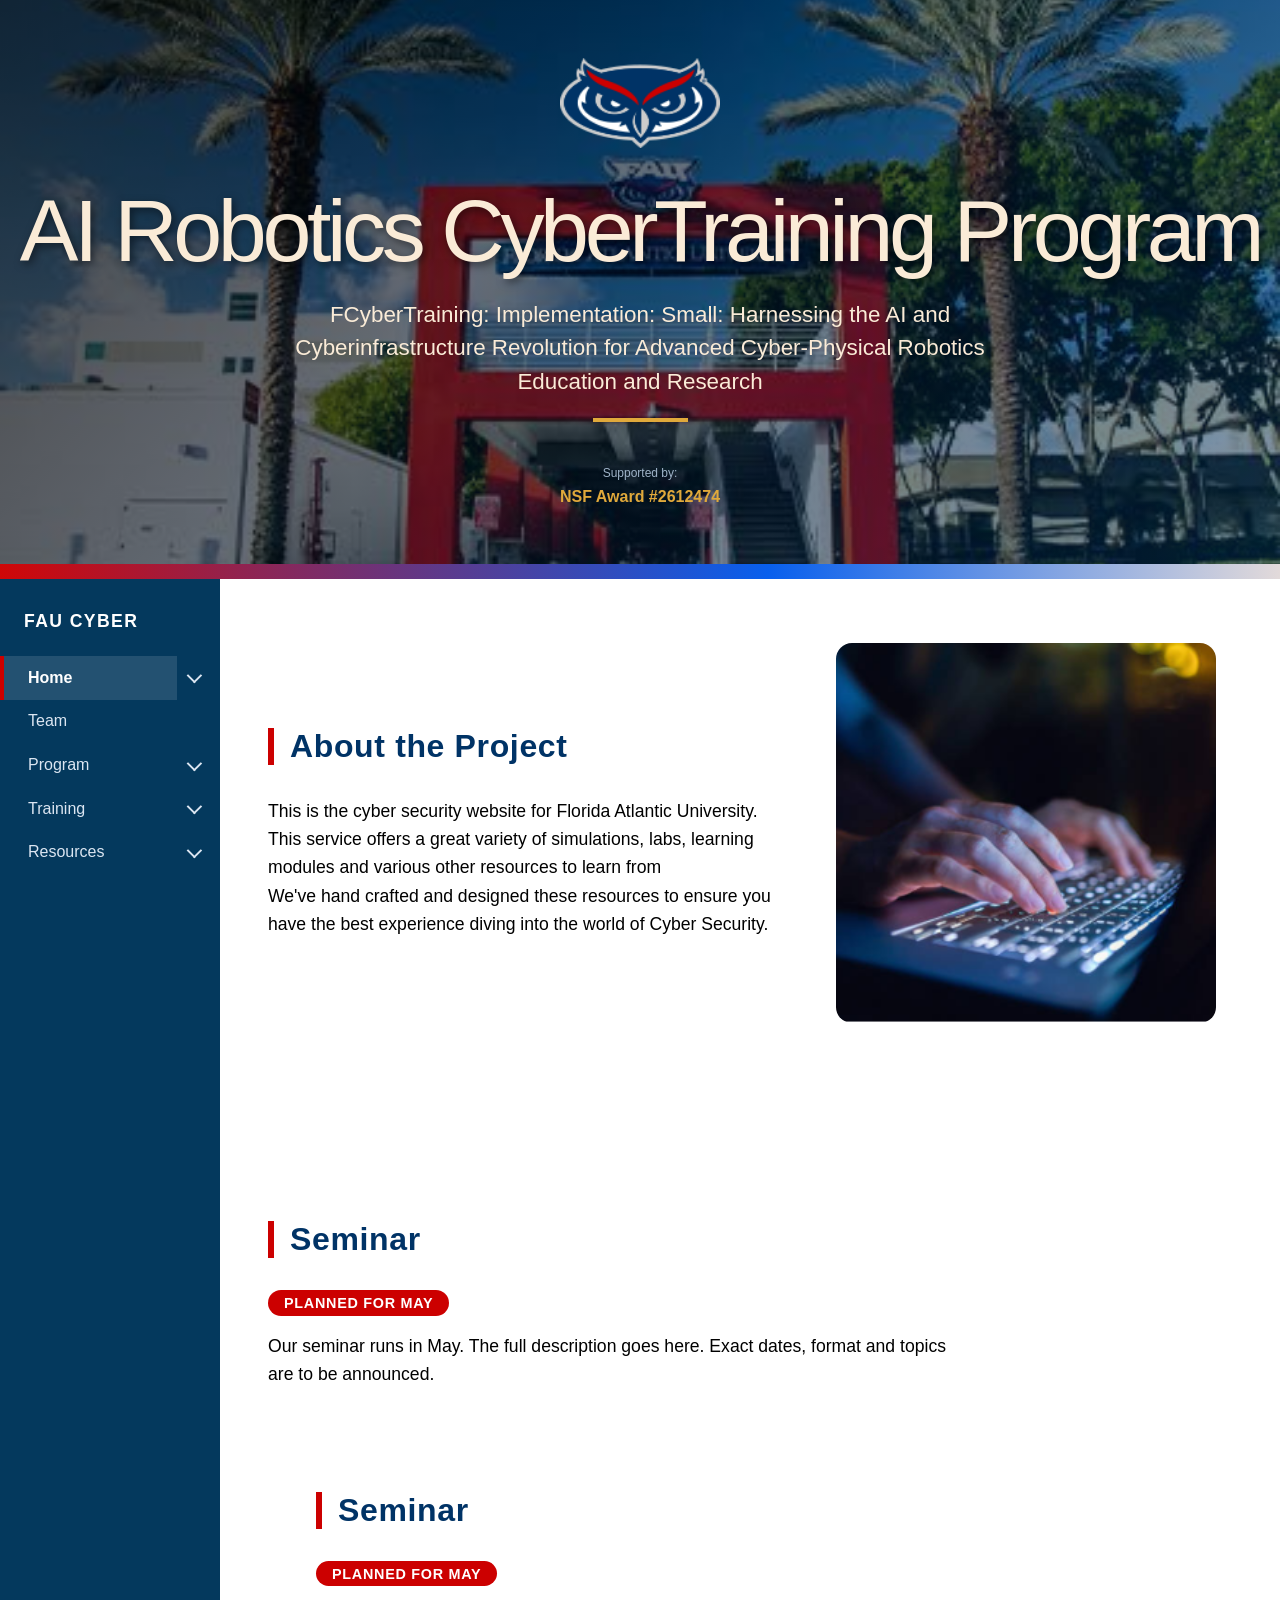
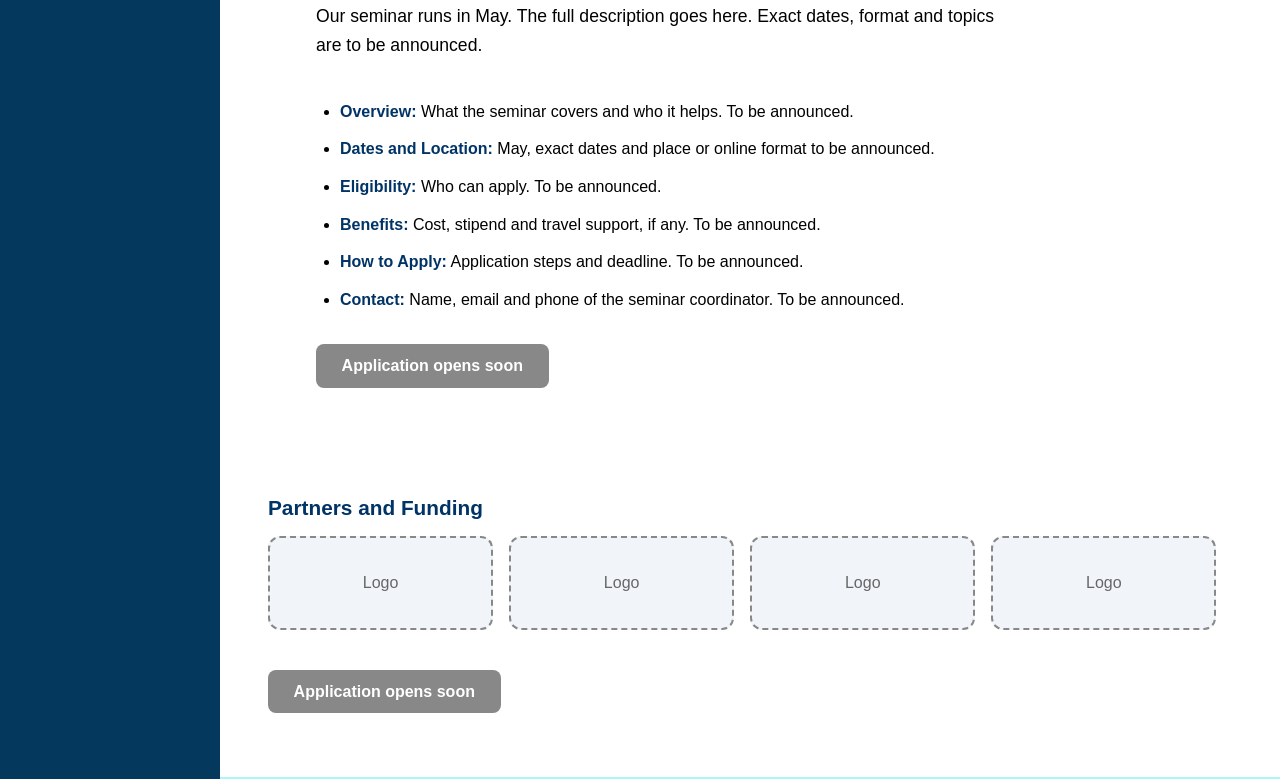
<file: index.html>
<!DOCTYPE html>
<html lang="en">
<head>
  <meta charset="utf-8">
  <meta name="viewport" content="width=device-width, initial-scale=1, viewport-fit=cover">
  <title>AI Robotics CyberTraining Program</title>
  <link rel="stylesheet" href="home_screen.css">
  <link rel="stylesheet" href="sidebar_code.css">
  <link rel="stylesheet" href="seminar.css">
</head>

<body>
  <!-- Header / Banner. id="top" is where the Home link jumps to. -->
  <header class="banner-top" id="top">
    <div class="banner-theme">
      <img class="banner-logo" src="owlhead-logo.png" alt="FAU Owls logo">
      <h1 class="banner-title">AI Robotics CyberTraining Program</h1>
      <p class="banner-subtitle">FCyberTraining: Implementation: Small: Harnessing the AI and Cyberinfrastructure Revolution for Advanced Cyber-Physical Robotics Education and Research</p>
      <div class="banner-seperator"></div>
      <P class="banner-supporttitle">Supported by:</P>
      <a class="banner-award" href="https://www.nsf.gov/awardsearch/show-award?AWD_ID=2612474" target="_blank" rel="noopener">NSF Award #2612474</a>
      
    </div>
  </header>
  <div class="bar"></div>

  <div class="page-body">
    <!-- Side Bar Content -->
    <nav class="side-nav" aria-label="Main navigation">
      <p class="nav-heading">FAU Cyber</p>
      <ul class="nav-links">
        <li>
          <details class="nav-dropdown">
            <summary><a href="index.html#top">Home</a></summary>
            <ul class="nav-sub">
              <li><a href="index.html#description">About</a></li>
              <li><a href="index.html#seminar">Seminar</a></li>
              <li><a href="ProjectStructure.html">Project Structure</a></li>
            </ul>
          </details>
        </li>
        <li><a href="Team.html">Team</a></li>
        <li>
          <details class="nav-dropdown">
            <summary><a href="Program.html">Program</a></summary>
            <ul class="nav-sub">
              <li><a href="Program.html#program-2027">2027</a></li>
            </ul>
          </details>
        </li>
        <li>
          <details class="nav-dropdown">
            <summary><a href="Training.html">Training</a></summary>
            <ul class="nav-sub">
              <li><a href="LabSimulation.html">Labs</a></li>
              <li><a href="Capstone.html">Capstone Design</a></li>
            </ul>
          </details>
        </li>
        <li>
          <details class="nav-dropdown">
            <summary><a href="Resources.html">Resources</a></summary>
            <ul class="nav-sub">
              <li><a href="SourceCode.html">Source Code</a></li>
            </ul>
          </details>
        </li>
      </ul>
    </nav>

    <main class="page-content">
      <!-- Description Section -->
      <section class="desc-section" id="description">
        <div>
          <h2 class="desc-title">About the Project</h2>
          <p class="desc-par0">This is the cyber security website for Florida Atlantic University. This service offers a great variety of simulations, labs, learning modules and various other resources to learn from</p>
          <p class="desc-par0">We've hand crafted and designed these resources to ensure you have the best experience diving into the world of Cyber Security.</p>
        </div>
        <img class="desc-pic0" src="Temp-Stock-Photo-Getty-Image.png" alt="Hands typing on a laptop keyboard">
      </section>

      <!-- Seminar Section. Every box is a placeholder until the details arrive. -->
      <section class="seminar-section" id="seminar">
        <h2 class="desc-title">Seminar</h2>
        <p class="seminar-tag">Planned for May</p>
        <p class="seminar-intro">Our seminar runs in May. The full description goes here. Exact dates, format and topics are to be announced.</p>

  <section class="seminar-section" id="seminar">
    <h2 class="desc-title">Seminar</h2>
    <p class="seminar-tag">Planned for May</p>
    <p class="seminar-intro">Our seminar runs in May. The full description goes here. Exact dates, format and topics are to be announced.</p>

    <ul class="seminar-list">  
      <li><span class="seminar-label">Overview:</span> What the seminar covers and who it helps. To be announced.</li>
      <li><span class="seminar-label">Dates and Location:</span> May, exact dates and place or online format to be announced.</li>
      <li><span class="seminar-label">Eligibility:</span> Who can apply. To be announced.</li>
      <li><span class="seminar-label">Benefits:</span> Cost, stipend and travel support, if any. To be announced.</li>
      <li><span class="seminar-label">How to Apply:</span> Application steps and deadline. To be announced.</li>
      <li><span class="seminar-label">Contact:</span> Name, email and phone of the seminar coordinator. To be announced.</li>
    </ul>

    <span class="web-button disabled">Application opens soon</span>
  </section>

        <h3 class="seminar-subtitle">Partners and Funding</h3>
        <div class="seminar-logos">
          <div class="seminar-logo-box">Logo</div>
          <div class="seminar-logo-box">Logo</div>
          <div class="seminar-logo-box">Logo</div>
          <div class="seminar-logo-box">Logo</div>
        </div>

        <span class="web-button disabled">Application opens soon</span>
      </section>

      <div class="bar2"></div>
    </main>
  </div>

  <script src="nav.js"></script>
</body>
</html>
</file>
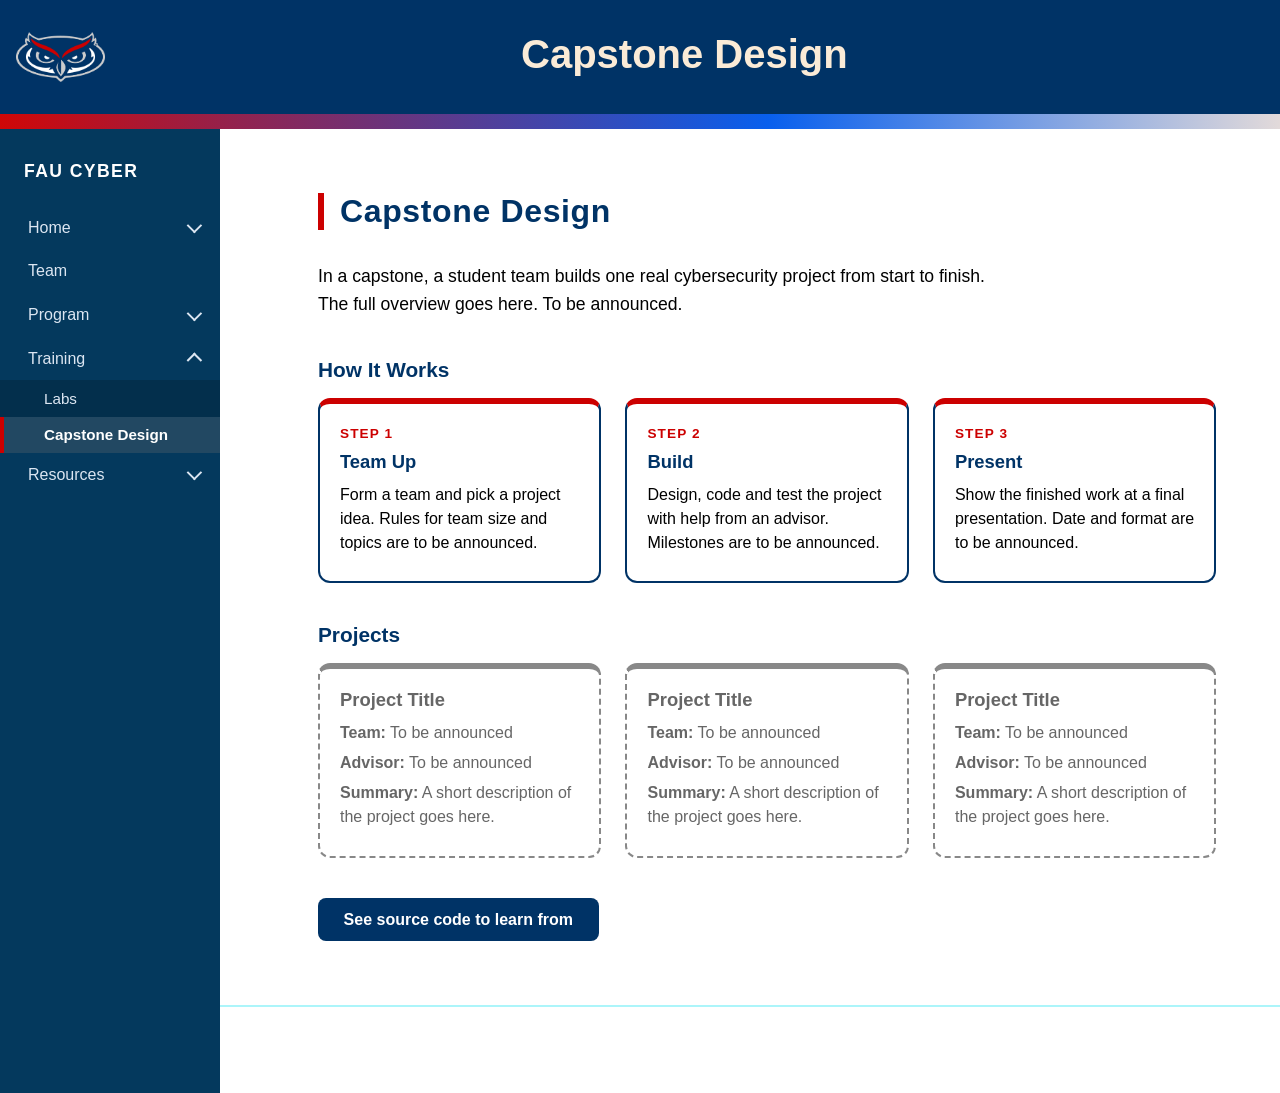
<file: Capstone.html>
<!DOCTYPE html>
<html lang="en">
<head>
  <meta charset="utf-8">
  <meta name="viewport" content="width=device-width, initial-scale=1, viewport-fit=cover">
  <title>Capstone Design - FAU CyberSecurity Website</title>
  <link rel="stylesheet" href="home_screen.css">
  <link rel="stylesheet" href="sidebar_code.css">
  <link rel="stylesheet" href="capstone.css">
</head>

<body>
  <header class="alt-banner-top">
    <div class="alt-banner-theme">
      <img class="alt-banner-logo" src="owlhead-logo.png" alt="FAU Owls logo">
      <h1 class="alt-banner-title">Capstone Design</h1>
    </div>
  </header>
  <div class="bar"></div>

  <div class="page-body">
    <!-- Side Bar Content -->
    <nav class="side-nav" aria-label="Main navigation">
      <p class="nav-heading">FAU Cyber</p>
      <ul class="nav-links">
        <li>
          <details class="nav-dropdown">
            <summary><a href="index.html#top">Home</a></summary>
            <ul class="nav-sub">
              <li><a href="index.html#description">About</a></li>
              <li><a href="index.html#seminar">Seminar</a></li>
              <li><a href="ProjectStructure.html">Project Structure</a></li>
            </ul>
          </details>
        </li>
        <li><a href="Team.html">Team</a></li>
        <li>
          <details class="nav-dropdown">
            <summary><a href="Program.html">Program</a></summary>
            <ul class="nav-sub">
              <li><a href="Program.html#program-2027">2027</a></li>
            </ul>
          </details>
        </li>
        <li>
          <details class="nav-dropdown" open>
            <summary><a href="Training.html">Training</a></summary>
            <ul class="nav-sub">
              <li><a href="LabSimulation.html">Labs</a></li>
              <li><a class="active" href="Capstone.html">Capstone Design</a></li>
            </ul>
          </details>
        </li>
        <li>
          <details class="nav-dropdown">
            <summary><a href="Resources.html">Resources</a></summary>
            <ul class="nav-sub">
              <li><a href="SourceCode.html">Source Code</a></li>
            </ul>
          </details>
        </li>
      </ul>
    </nav>

    <main class="page-content">
      <section class="capstone-section" id="capstone">
        <h2 class="desc-title">Capstone Design</h2>
        <p class="desc-par0 capstone-intro">In a capstone, a student team builds one real cybersecurity project from start to finish. The full overview goes here. To be announced.</p>

        <h3 class="capstone-subtitle">How It Works</h3>
        <div class="capstone-grid">
          <article class="capstone-card">
            <p class="capstone-step">Step 1</p>
            <h4>Team Up</h4>
            <p>Form a team and pick a project idea. Rules for team size and topics are to be announced.</p>
          </article>
          <article class="capstone-card">
            <p class="capstone-step">Step 2</p>
            <h4>Build</h4>
            <p>Design, code and test the project with help from an advisor. Milestones are to be announced.</p>
          </article>
          <article class="capstone-card">
            <p class="capstone-step">Step 3</p>
            <h4>Present</h4>
            <p>Show the finished work at a final presentation. Date and format are to be announced.</p>
          </article>
        </div>

        <h3 class="capstone-subtitle">Projects</h3>
        <!-- To add a project: copy one capstone-card, delete the word "soon" from the class and fill in the text. -->
        <div class="capstone-grid">
          <article class="capstone-card soon">
            <h4>Project Title</h4>
            <p><span class="capstone-label">Team:</span> To be announced</p>
            <p><span class="capstone-label">Advisor:</span> To be announced</p>
            <p><span class="capstone-label">Summary:</span> A short description of the project goes here.</p>
          </article>
          <article class="capstone-card soon">
            <h4>Project Title</h4>
            <p><span class="capstone-label">Team:</span> To be announced</p>
            <p><span class="capstone-label">Advisor:</span> To be announced</p>
            <p><span class="capstone-label">Summary:</span> A short description of the project goes here.</p>
          </article>
          <article class="capstone-card soon">
            <h4>Project Title</h4>
            <p><span class="capstone-label">Team:</span> To be announced</p>
            <p><span class="capstone-label">Advisor:</span> To be announced</p>
            <p><span class="capstone-label">Summary:</span> A short description of the project goes here.</p>
          </article>
        </div>

        <a class="web-button" href="SourceCode.html">See source code to learn from</a>
      </section>
      <div class="bar2"></div>
    </main>
  </div>
</body>
</html>
</file>
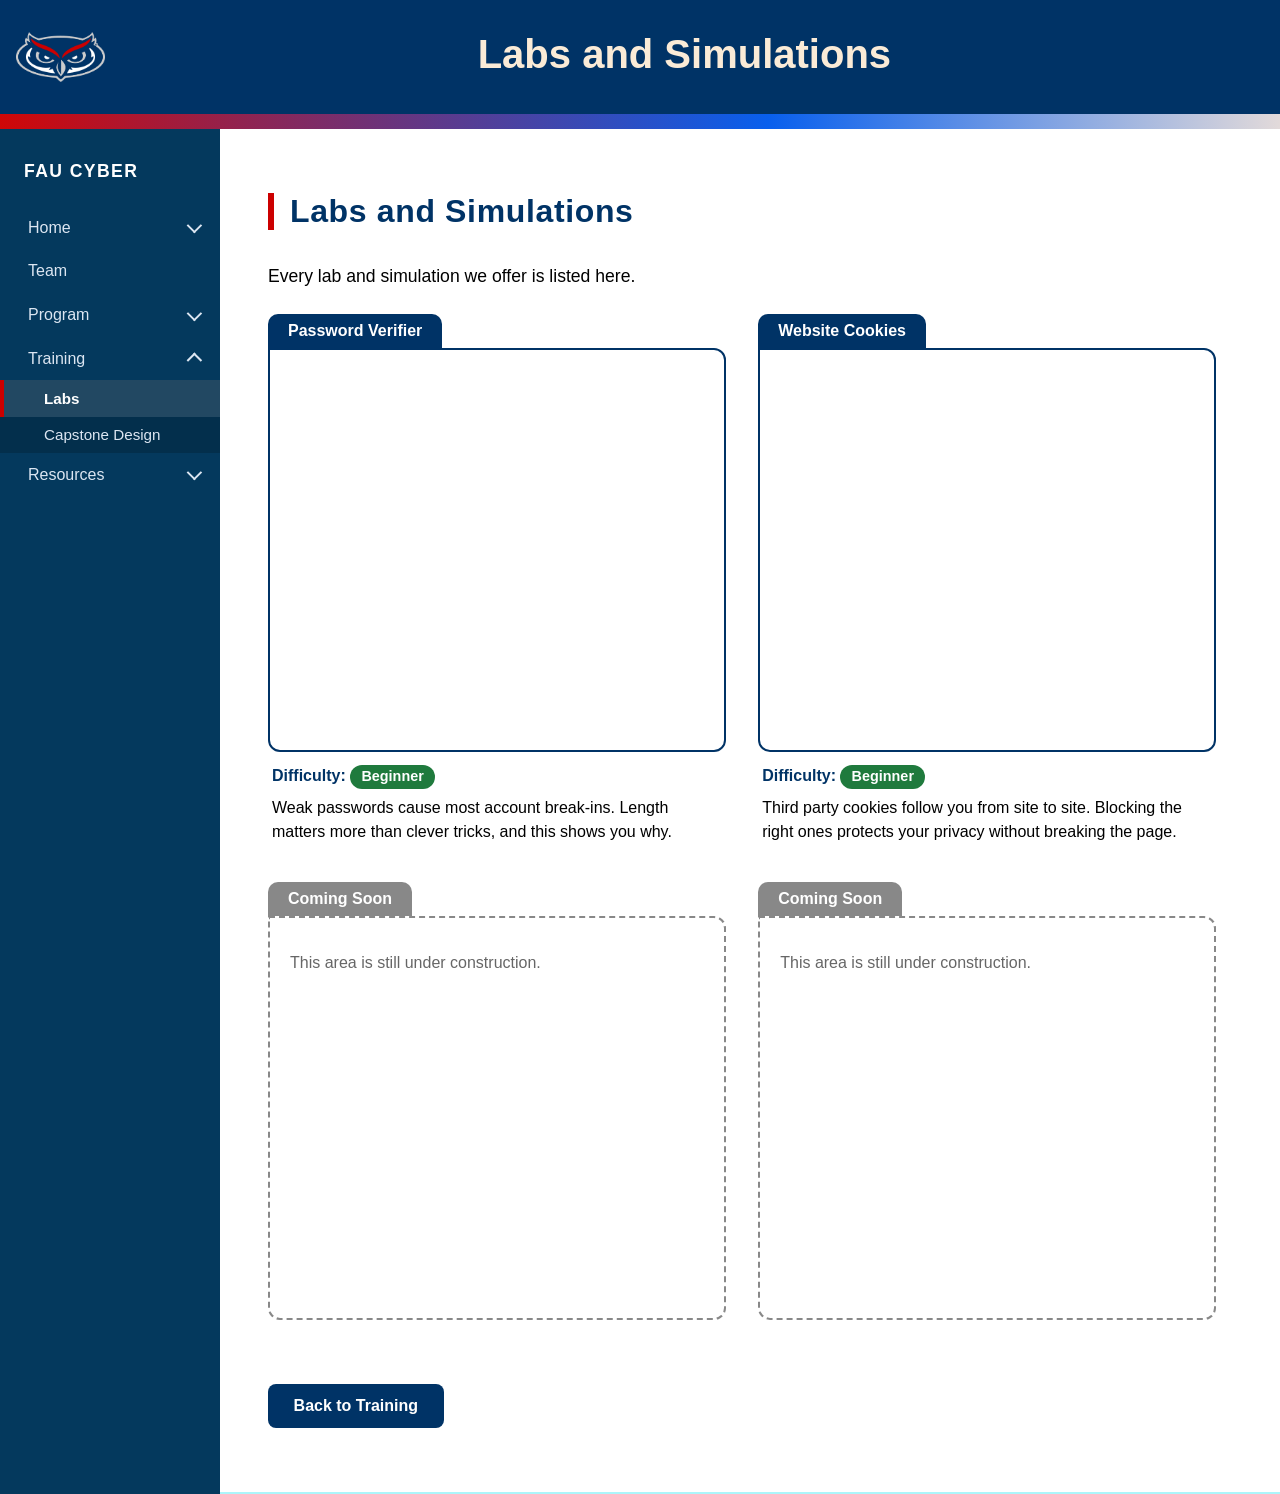
<file: LabSimulation.html>
<!DOCTYPE html>
<html lang="en">
<head>
  <meta charset="utf-8">
  <meta name="viewport" content="width=device-width, initial-scale=1, viewport-fit=cover">
  <title>Labs and Simulations - FAU CyberSecurity Website</title>
  <link rel="stylesheet" href="home_screen.css">
  <link rel="stylesheet" href="sidebar_code.css">
  <link rel="stylesheet" href="lab_page.css">
</head>

<body>
  <header class="alt-banner-top">
    <div class="alt-banner-theme">
      <img class="alt-banner-logo" src="owlhead-logo.png" alt="FAU Owls logo">
      <h1 class="alt-banner-title">Labs and Simulations</h1>
    </div>
  </header>
  <div class="bar"></div>

  <div class="page-body">
    <!-- Side Bar Content -->
    <nav class="side-nav" aria-label="Main navigation">
      <p class="nav-heading">FAU Cyber</p>
      <ul class="nav-links">
        <li>
          <details class="nav-dropdown">
            <summary><a href="index.html#top">Home</a></summary>
            <ul class="nav-sub">
              <li><a href="index.html#description">About</a></li>
              <li><a href="index.html#seminar">Seminar</a></li>
              <li><a href="ProjectStructure.html">Project Structure</a></li>
            </ul>
          </details>
        </li>
        <li><a href="Team.html">Team</a></li>
        <li>
          <details class="nav-dropdown">
            <summary><a href="Program.html">Program</a></summary>
            <ul class="nav-sub">
              <li><a href="Program.html#program-2027">2027</a></li>
            </ul>
          </details>
        </li>
        <li>
          <details class="nav-dropdown" open>
            <summary><a href="Training.html">Training</a></summary>
            <ul class="nav-sub">
              <li><a class="active" href="LabSimulation.html">Labs</a></li>
              <li><a href="Capstone.html">Capstone Design</a></li>
            </ul>
          </details>
        </li>
        <li>
          <details class="nav-dropdown">
            <summary><a href="Resources.html">Resources</a></summary>
            <ul class="nav-sub">
              <li><a href="SourceCode.html">Source Code</a></li>
            </ul>
          </details>
        </li>
      </ul>
    </nav>

    <main class="page-content">
      <section class="info-section" id="all-labs">
        <h2 class="desc-title">Labs and Simulations</h2>
        <p class="desc-par0">Every lab and simulation we offer is listed here.</p>

        <!-- To add a lab: copy one lab-card, delete the word "soon" from the class and fill in the text. -->
        <div class="lab-grid">
          <!-- Password Verifier -->
          <article class="lab-card">
            <h3 class="lab-tab">Password Verifier</h3>
            <div class="lab-window"></div>
            <div class="lab-info">
              <p class="lab-level">Difficulty: <span class="level level-beginner">Beginner</span></p>
              <p>Weak passwords cause most account break-ins. Length matters more than clever tricks, and this shows you why.</p>
            </div>
          </article>

          <!-- Cookie Sim -->
          <article class="lab-card">
            <h3 class="lab-tab">Website Cookies</h3>
            <div class="lab-window"></div>
            <div class="lab-info">
              <p class="lab-level">Difficulty: <span class="level level-beginner">Beginner</span></p>
              <p>Third party cookies follow you from site to site. Blocking the right ones protects your privacy without breaking the page.</p>
            </div>
          </article>

          <article class="lab-card soon">
            <h3 class="lab-tab">Coming Soon</h3>
            <div class="lab-window">
              <p>This area is still under construction.</p>
            </div>
          </article>

          <article class="lab-card soon">
            <h3 class="lab-tab">Coming Soon</h3>
            <div class="lab-window">
              <p>This area is still under construction.</p>
            </div>
          </article>
        </div>

        <a class="web-button" href="Training.html">Back to Training</a>
      </section>
      <div class="bar2"></div>
    </main>
  </div>
</body>
</html>
</file>
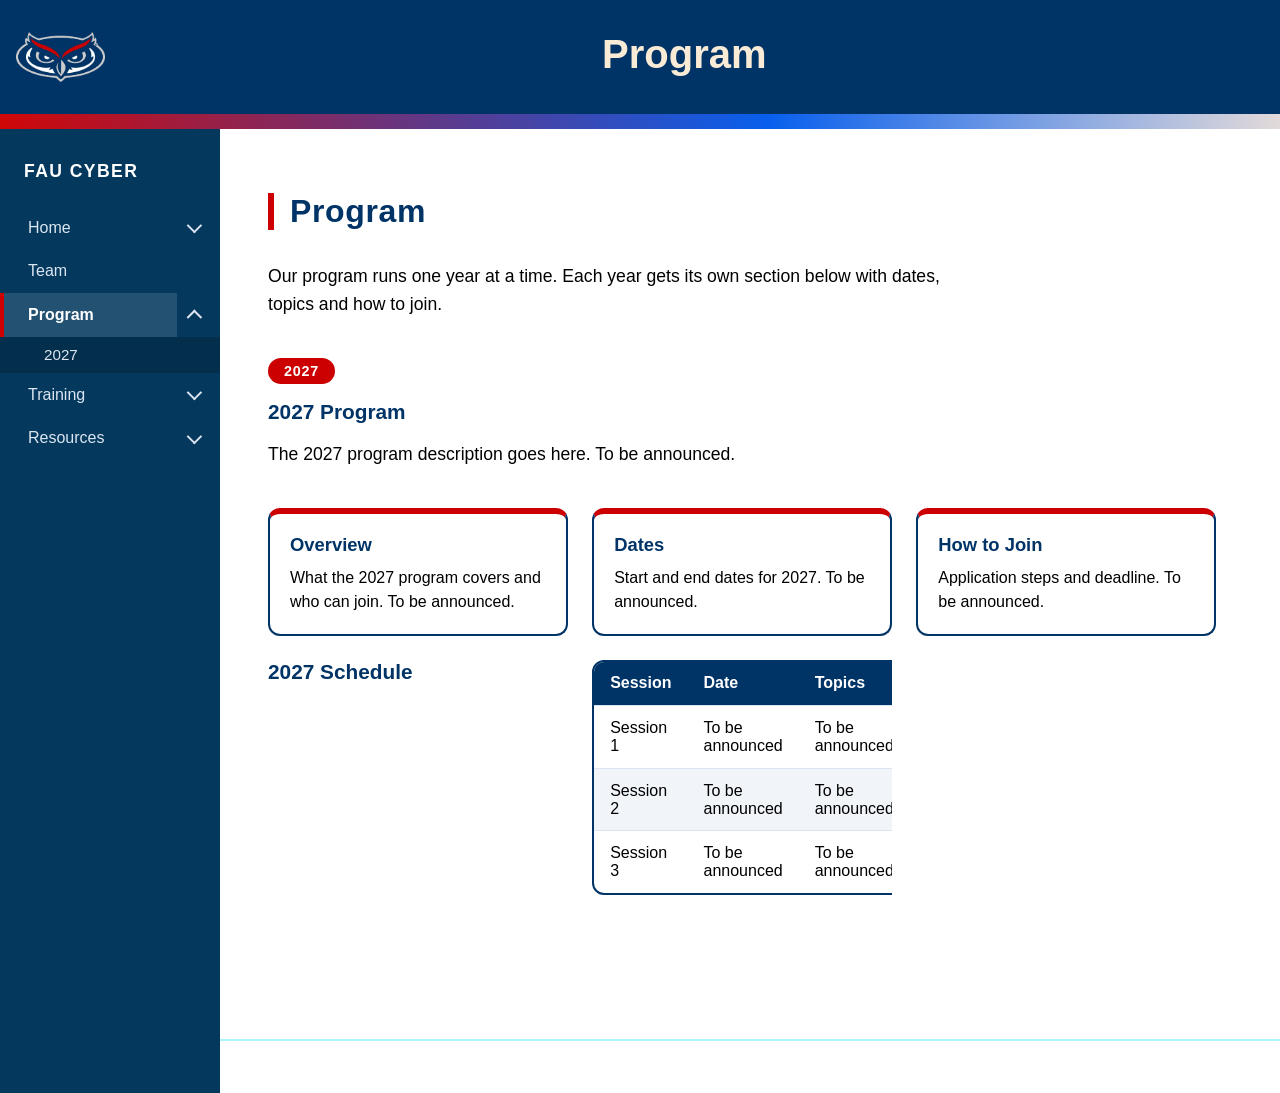
<file: Program.html>
<!DOCTYPE html>
<html lang="en">
<head>
  <meta charset="utf-8">
  <meta name="viewport" content="width=device-width, initial-scale=1, viewport-fit=cover">
  <title>Program - FAU CyberSecurity Website</title>
  <link rel="stylesheet" href="home_screen.css">
  <link rel="stylesheet" href="sidebar_code.css">
  <link rel="stylesheet" href="seminar.css">
</head>

<body>
  <header class="alt-banner-top">
    <div class="alt-banner-theme">
      <img class="alt-banner-logo" src="owlhead-logo.png" alt="FAU Owls logo">
      <h1 class="alt-banner-title">Program</h1>
    </div>
  </header>
  <div class="bar"></div>

  <div class="page-body">
    <!-- Side Bar Content -->
    <nav class="side-nav" aria-label="Main navigation">
      <p class="nav-heading">FAU Cyber</p>
      <ul class="nav-links">
        <li>
          <details class="nav-dropdown">
            <summary><a href="index.html#top">Home</a></summary>
            <ul class="nav-sub">
              <li><a href="index.html#description">About</a></li>
              <li><a href="index.html#seminar">Seminar</a></li>
              <li><a href="ProjectStructure.html">Project Structure</a></li>
            </ul>
          </details>
        </li>
        <li><a href="Team.html">Team</a></li>
        <li>
          <details class="nav-dropdown" open>
            <summary><a class="active" href="Program.html">Program</a></summary>
            <ul class="nav-sub">
              <li><a href="Program.html#program-2027">2027</a></li>
            </ul>
          </details>
        </li>
        <li>
          <details class="nav-dropdown">
            <summary><a href="Training.html">Training</a></summary>
            <ul class="nav-sub">
              <li><a href="LabSimulation.html">Labs</a></li>
              <li><a href="Capstone.html">Capstone Design</a></li>
            </ul>
          </details>
        </li>
        <li>
          <details class="nav-dropdown">
            <summary><a href="Resources.html">Resources</a></summary>
            <ul class="nav-sub">
              <li><a href="SourceCode.html">Source Code</a></li>
            </ul>
          </details>
        </li>
      </ul>
    </nav>

    <main class="page-content">
      <section class="seminar-section" id="program">
        <h2 class="desc-title">Program</h2>
        <p class="seminar-intro">Our program runs one year at a time. Each year gets its own section below with dates, topics and how to join.</p>

        <!-- 2027. To add a new year: copy this whole section, change every 2027 to the new year. -->
        <section id="program-2027">
          <p class="seminar-tag">2027</p>
          <h3 class="seminar-subtitle">2027 Program</h3>
          <p class="seminar-intro">The 2027 program description goes here. To be announced.</p>

          <div class="seminar-grid">
            <article class="seminar-card">
              <h3>Overview</h3>
              <p>What the 2027 program covers and who can join. To be announced.</p>
            </article>
            <article class="seminar-card">
              <h3>Dates</h3>
              <p>Start and end dates for 2027. To be announced.</p>
            </article>
            <article class="seminar-card">
              <h3>How to Join</h3>
              <p>Application steps and deadline. To be announced.</p>
            </article>
          <!-- 2027 Schedule. To add a row: copy one <tr> line and change the text. -->
          <h3 class="seminar-subtitle">2027 Schedule</h3>
          <div class="seminar-table-wrap">
            <table class="seminar-table">
              <thead>
                <tr><th>Session</th><th>Date</th><th>Topics</th><th>Instructor</th></tr>
              </thead>
              <tbody>
                <tr><td>Session 1</td><td>To be announced</td><td>To be announced</td><td>To be announced</td></tr>
                <tr><td>Session 2</td><td>To be announced</td><td>To be announced</td><td>To be announced</td></tr>
                <tr><td>Session 3</td><td>To be announced</td><td>To be announced</td><td>To be announced</td></tr>
              </tbody>
            </table>
          </div>
          </div>
        </section>
      </section>
      <div class="bar2"></div>
    </main>
  </div>
</body>
</html>
</file>
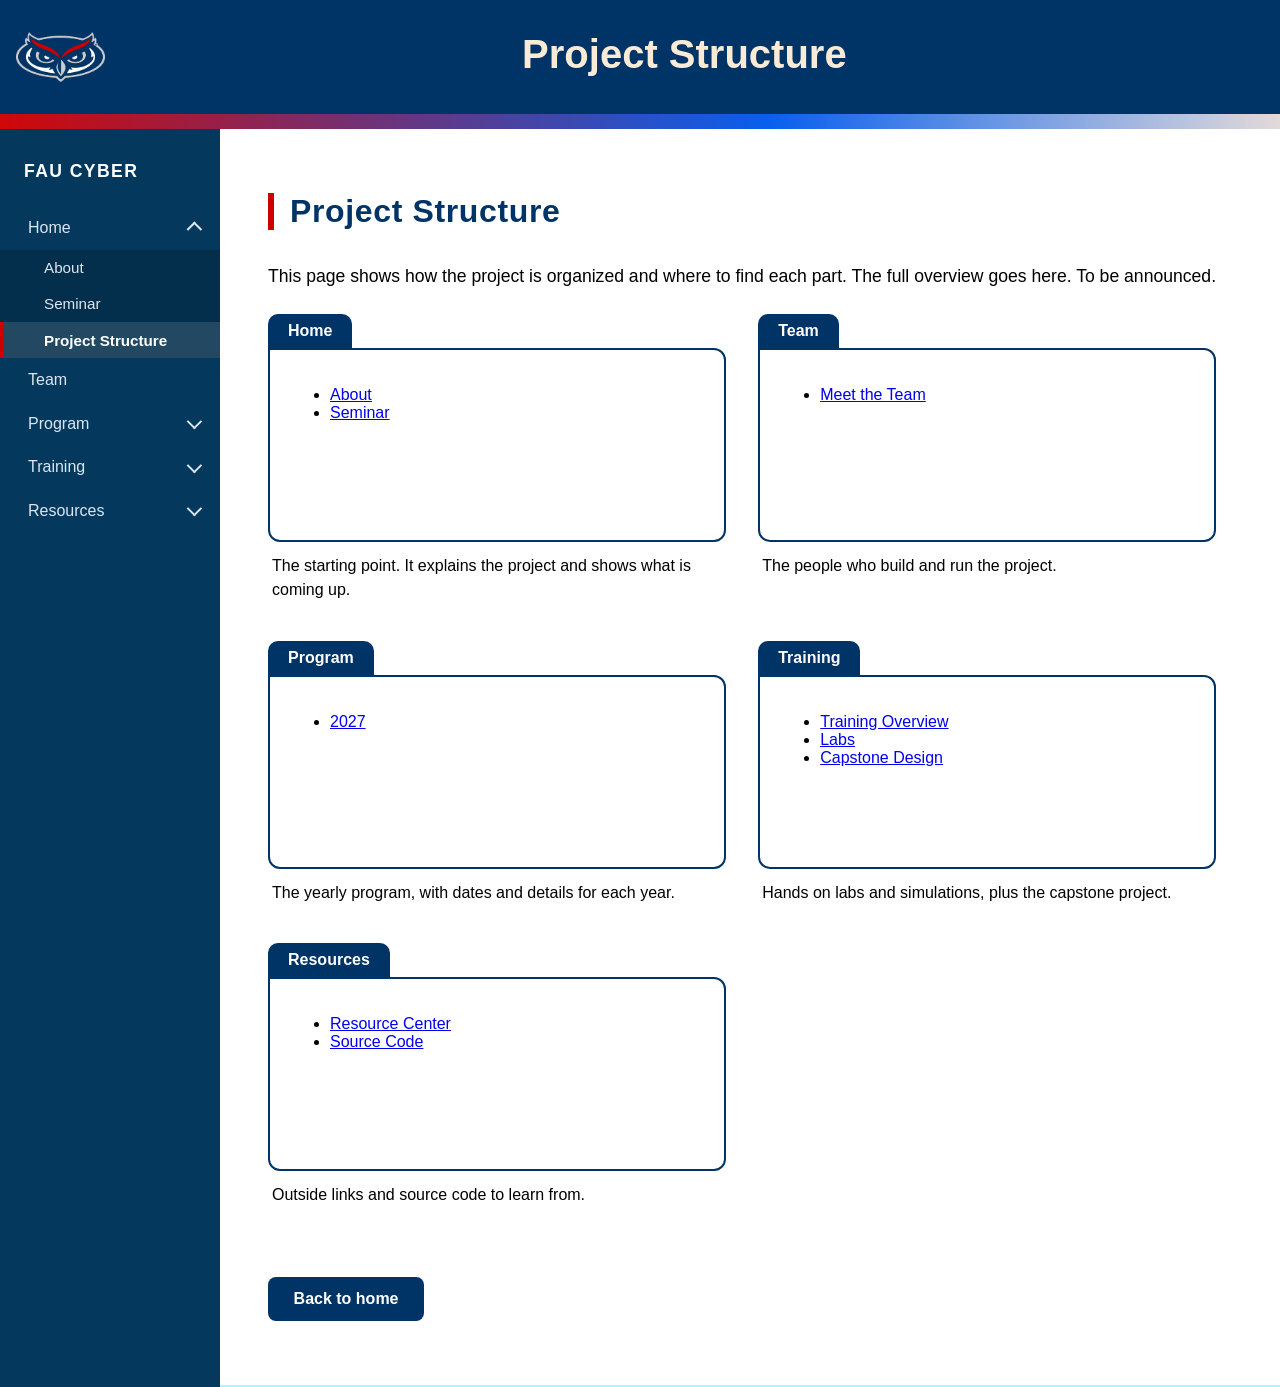
<file: ProjectStructure.html>
<!DOCTYPE html>
<html lang="en">
<head>
  <meta charset="utf-8">
  <meta name="viewport" content="width=device-width, initial-scale=1, viewport-fit=cover">
  <title>Project Structure - FAU CyberSecurity Website</title>
  <link rel="stylesheet" href="home_screen.css">
  <link rel="stylesheet" href="sidebar_code.css">
  <link rel="stylesheet" href="lab_page.css">
</head>

<body>
  <header class="alt-banner-top">
    <div class="alt-banner-theme">
      <img class="alt-banner-logo" src="owlhead-logo.png" alt="FAU Owls logo">
      <h1 class="alt-banner-title">Project Structure</h1>
    </div>
  </header>
  <div class="bar"></div>

  <div class="page-body">
    <!-- Side Bar Content -->
    <nav class="side-nav" aria-label="Main navigation">
      <p class="nav-heading">FAU Cyber</p>
      <ul class="nav-links">
        <li>
          <details class="nav-dropdown" open>
            <summary><a href="index.html#top">Home</a></summary>
            <ul class="nav-sub">
              <li><a href="index.html#description">About</a></li>
              <li><a href="index.html#seminar">Seminar</a></li>
              <li><a class="active" href="ProjectStructure.html">Project Structure</a></li>
            </ul>
          </details>
        </li>
        <li><a href="Team.html">Team</a></li>
        <li>
          <details class="nav-dropdown">
            <summary><a href="Program.html">Program</a></summary>
            <ul class="nav-sub">
              <li><a href="Program.html#program-2027">2027</a></li>
            </ul>
          </details>
        </li>
        <li>
          <details class="nav-dropdown">
            <summary><a href="Training.html">Training</a></summary>
            <ul class="nav-sub">
              <li><a href="LabSimulation.html">Labs</a></li>
              <li><a href="Capstone.html">Capstone Design</a></li>
            </ul>
          </details>
        </li>
        <li>
          <details class="nav-dropdown">
            <summary><a href="Resources.html">Resources</a></summary>
            <ul class="nav-sub">
              <li><a href="SourceCode.html">Source Code</a></li>
            </ul>
          </details>
        </li>
      </ul>
    </nav>

    <main class="page-content">
      <section class="info-section" id="structure">
        <h2 class="desc-title">Project Structure</h2>
        <p class="desc-par0">This page shows how the project is organized and where to find each part. The full overview goes here. To be announced.</p>

        <div class="lab-grid" style="--lab-box-height: 150px;">

          <article class="lab-card">
            <h3 class="lab-tab">Home</h3>
            <div class="lab-window">
              <ul>
                <li><a href="index.html#description">About</a></li>
                <li><a href="index.html#seminar">Seminar</a></li>
              </ul>
            </div>
            <div class="lab-info">
              <p>The starting point. It explains the project and shows what is coming up.</p>
            </div>
          </article>

          <article class="lab-card">
            <h3 class="lab-tab">Team</h3>
            <div class="lab-window">
              <ul>
                <li><a href="Team.html">Meet the Team</a></li>
              </ul>
            </div>
            <div class="lab-info">
              <p>The people who build and run the project.</p>
            </div>
          </article>

          <article class="lab-card">
            <h3 class="lab-tab">Program</h3>
            <div class="lab-window">
              <ul>
                <li><a href="Program.html#program-2027">2027</a></li>
              </ul>
            </div>
            <div class="lab-info">
              <p>The yearly program, with dates and details for each year.</p>
            </div>
          </article>

          <article class="lab-card">
            <h3 class="lab-tab">Training</h3>
            <div class="lab-window">
              <ul>
                <li><a href="Training.html">Training Overview</a></li>
                <li><a href="LabSimulation.html">Labs</a></li>
                <li><a href="Capstone.html">Capstone Design</a></li>
              </ul>
            </div>
            <div class="lab-info">
              <p>Hands on labs and simulations, plus the capstone project.</p>
            </div>
          </article>

          <article class="lab-card">
            <h3 class="lab-tab">Resources</h3>
            <div class="lab-window">
              <ul>
                <li><a href="Resources.html">Resource Center</a></li>
                <li><a href="SourceCode.html">Source Code</a></li>
              </ul>
            </div>
            <div class="lab-info">
              <p>Outside links and source code to learn from.</p>
            </div>
          </article>

        </div>

        <a class="web-button" href="index.html">Back to home</a>
      </section>
      <div class="bar2"></div>
    </main>
  </div>
</body>
</html>
</file>
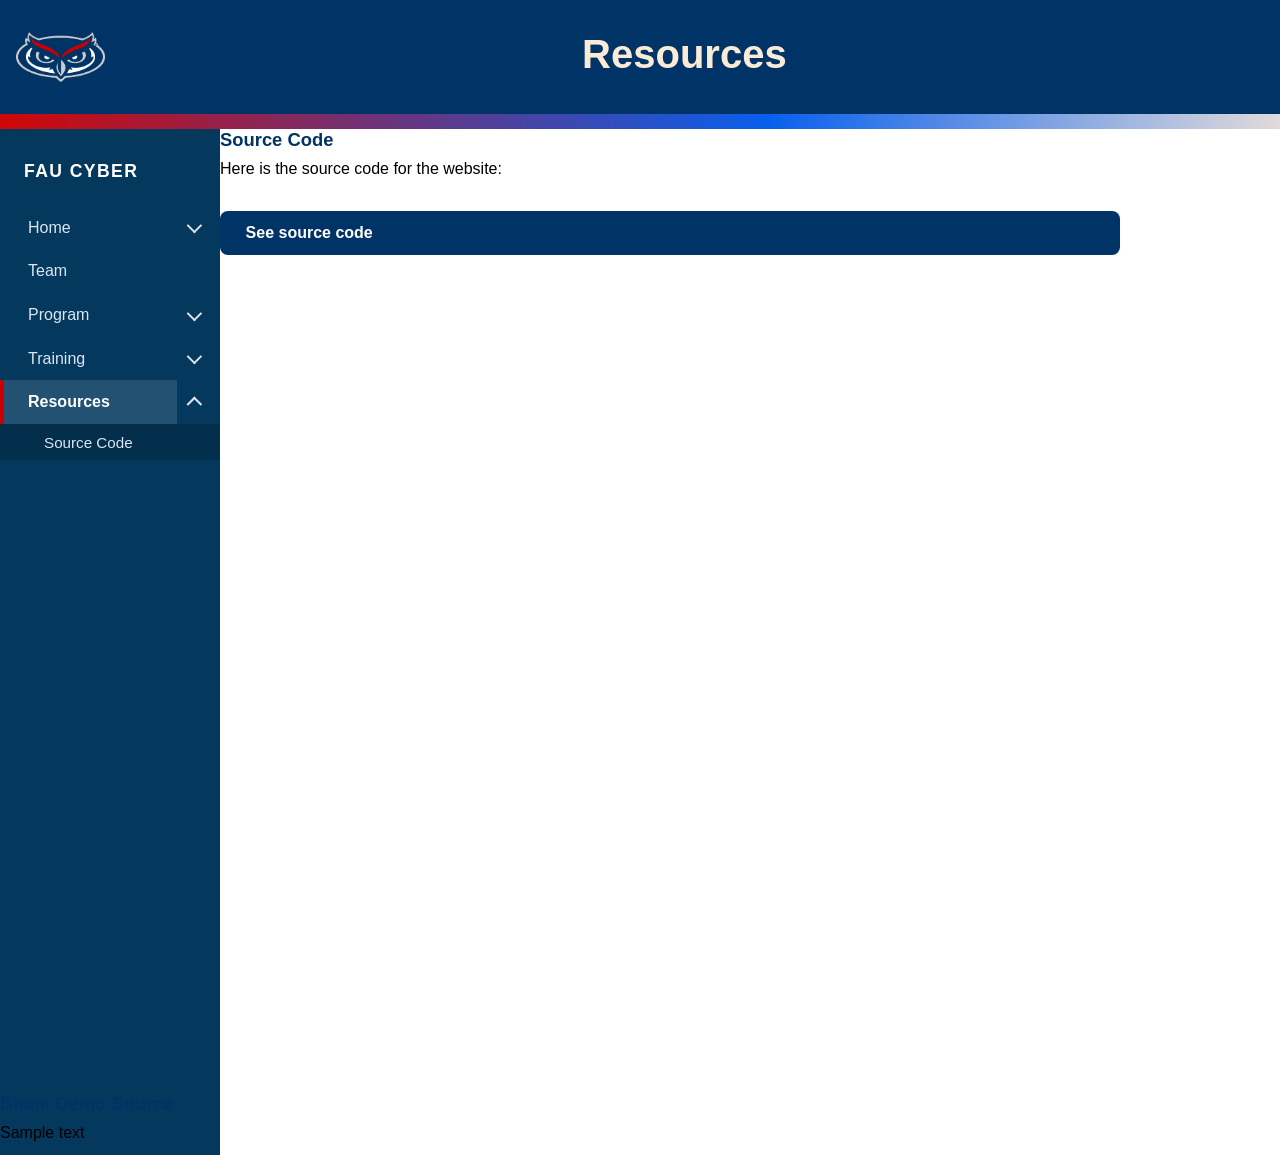
<file: Resources.html>
<!-- Resource page -->
<!DOCTYPE html>
<html lang="en">
<head>
  <meta charset="utf-8">
  <meta name="viewport" content="width=device-width, initial-scale=1, viewport-fit=cover">
  <title>Resources - FAU CyberSecurity Website</title>
  <link rel="stylesheet" href="home_screen.css">
  <link rel="stylesheet" href="sidebar_code.css">
  <link rel="stylesheet" href="Source_code_page.css">
  <link rel="stylesheet" href="cards.css">
</head>

<body>
    <header class="alt-banner-top">
    <div class="alt-banner-theme">
      <img class="alt-banner-logo" src="owlhead-logo.png" alt="FAU Owls logo">
      <h1 class="alt-banner-title">Resources</h1>
    </div>
  </header>
  <div class="bar"></div>

  <!-- Side Bar Content -->
  <div class = "page-body">
    <nav class="side-nav" aria-label="Main navigation">
      <p class="nav-heading">FAU Cyber</p>
      <ul class="nav-links">
        <li>
          <details class="nav-dropdown">
            <summary><a href="index.html#top">Home</a></summary>
            <ul class="nav-sub">
              <li><a href="index.html#description">About</a></li>
              <li><a href="index.html#seminar">Seminar</a></li>
              <li><a href="ProjectStructure.html">Project Structure</a></li>
            </ul>
          </details>
        </li>
        <li><a href="Team.html">Team</a></li>
        <li>
          <details class="nav-dropdown">
            <summary><a href="Program.html">Program</a></summary>
            <ul class="nav-sub">
              <li><a href="Program.html#program-2027">2027</a></li>
            </ul>
          </details>
        </li>
        <li>
          <details class="nav-dropdown">
            <summary><a href="Training.html">Training</a></summary>
            <ul class="nav-sub">
              <li><a href="LabSimulation.html">Labs</a></li>
              <li><a href="Capstone.html">Capstone Design</a></li>
            </ul>
          </details>
        </li>
        <li>
          <details class="nav-dropdown" open>
            <summary><a class="active" href="Resources.html">Resources</a></summary>
            <ul class="nav-sub">
              <li><a href="SourceCode.html">Source Code</a></li>
            </ul>
          </details>
        </li>
      </ul>
    </nav>

    <!-- Resource Section -->
     <!-- Copy these for more  -->
     <div class = "source-list">
        <article class = "Source-card">
            <h3 class = "source-name">Source Code</h3>
            <p class = "source-desc"> Here is the source code for the website:</p>
        </article>
        <a class="web-button" href="SourceCode.html">See source code</a>

     </div>

    <div class = "source-list">
        <article class = "Source-card">
            <h3 class = "source-name">Blank Demo Source</h3>
            <p class = "source-desc"> Sample text</p> 
        </article>
    </div>

  </div>

</body>
</file>
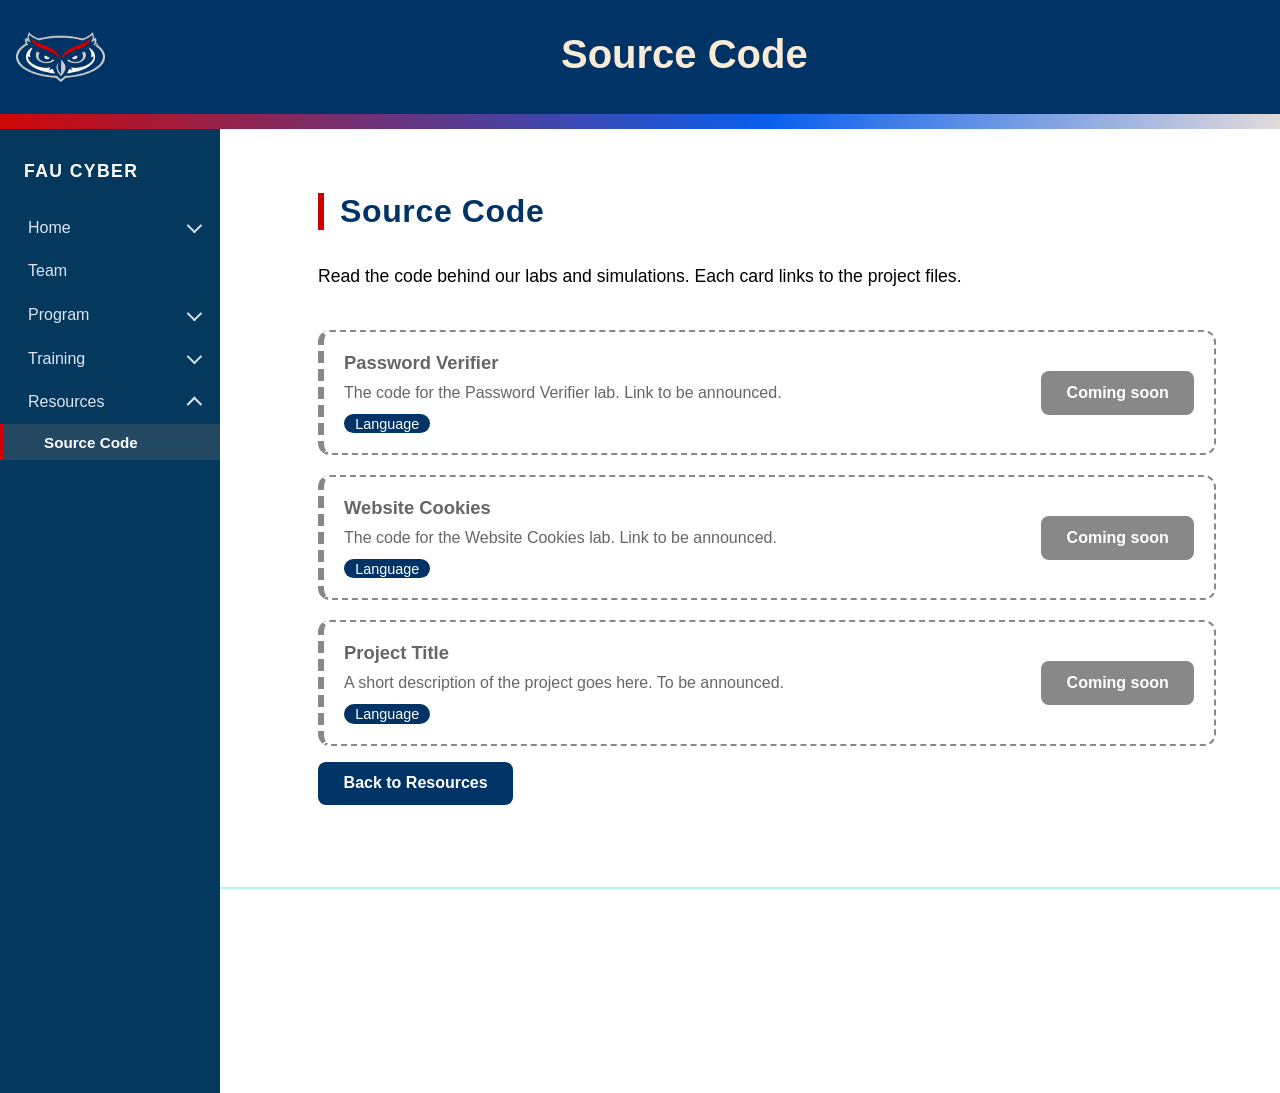
<file: SourceCode.html>
<!DOCTYPE html>
<html lang="en">
<head>
  <meta charset="utf-8">
  <meta name="viewport" content="width=device-width, initial-scale=1, viewport-fit=cover">
  <title>Source Code - FAU CyberSecurity Website</title>
  <link rel="stylesheet" href="home_screen.css">
  <link rel="stylesheet" href="sidebar_code.css">
  <link rel="stylesheet" href="Source_code_page.css">
</head>

<body>
  <header class="alt-banner-top">
    <div class="alt-banner-theme">
      <img class="alt-banner-logo" src="owlhead-logo.png" alt="FAU Owls logo">
      <h1 class="alt-banner-title">Source Code</h1>
    </div>
  </header>
  <div class="bar"></div>

  <div class="page-body">
    <!-- Side Bar Content -->
    <nav class="side-nav" aria-label="Main navigation">
      <p class="nav-heading">FAU Cyber</p>
      <ul class="nav-links">
        <li>
          <details class="nav-dropdown">
            <summary><a href="index.html#top">Home</a></summary>
            <ul class="nav-sub">
              <li><a href="index.html#description">About</a></li>
              <li><a href="index.html#seminar">Seminar</a></li>
              <li><a href="ProjectStructure.html">Project Structure</a></li>
            </ul>
          </details>
        </li>
        <li><a href="Team.html">Team</a></li>
        <li>
          <details class="nav-dropdown">
            <summary><a href="Program.html">Program</a></summary>
            <ul class="nav-sub">
              <li><a href="Program.html#program-2027">2027</a></li>
            </ul>
          </details>
        </li>
        <li>
          <details class="nav-dropdown">
            <summary><a href="Training.html">Training</a></summary>
            <ul class="nav-sub">
              <li><a href="LabSimulation.html">Labs</a></li>
              <li><a href="Capstone.html">Capstone Design</a></li>
            </ul>
          </details>
        </li>
        <li>
          <details class="nav-dropdown" open>
            <summary><a href="Resources.html">Resources</a></summary>
            <ul class="nav-sub">
              <li><a class="active" href="SourceCode.html">Source Code</a></li>
            </ul>
          </details>
        </li>
      </ul>
    </nav>

    <main class="page-content">
      <section class="source-section" id="source-code">
        <h2 class="desc-title">Source Code</h2>
        <p class="desc-par0 source-intro">Read the code behind our labs and simulations. Each card links to the project files.</p>

        <!-- To add a project: copy one source-card, delete the word "soon" from the class,
             fill in the text and change the disabled span into:
             <a class="web-button" href="URL" target="_blank" rel="noopener">View code</a> -->
        <div class="source-list">
          <article class="source-card soon">
            <div>
              <h3 class="source-name">Password Verifier</h3>
              <p class="source-desc">The code for the Password Verifier lab. Link to be announced.</p>
              <p class="source-meta"><span class="source-tag">Language</span></p>
            </div>
            <span class="web-button disabled">Coming soon</span>
          </article>

          <article class="source-card soon">
            <div>
              <h3 class="source-name">Website Cookies</h3>
              <p class="source-desc">The code for the Website Cookies lab. Link to be announced.</p>
              <p class="source-meta"><span class="source-tag">Language</span></p>
            </div>
            <span class="web-button disabled">Coming soon</span>
          </article>

          <article class="source-card soon">
            <div>
              <h3 class="source-name">Project Title</h3>
              <p class="source-desc">A short description of the project goes here. To be announced.</p>
              <p class="source-meta"><span class="source-tag">Language</span></p>
            </div>
            <span class="web-button disabled">Coming soon</span>
          </article>
        </div>

        <p><a class="web-button" href="Resources.html">Back to Resources</a></p>
      </section>
      <div class="bar2"></div>
    </main>
  </div>
</body>
</html>
</file>
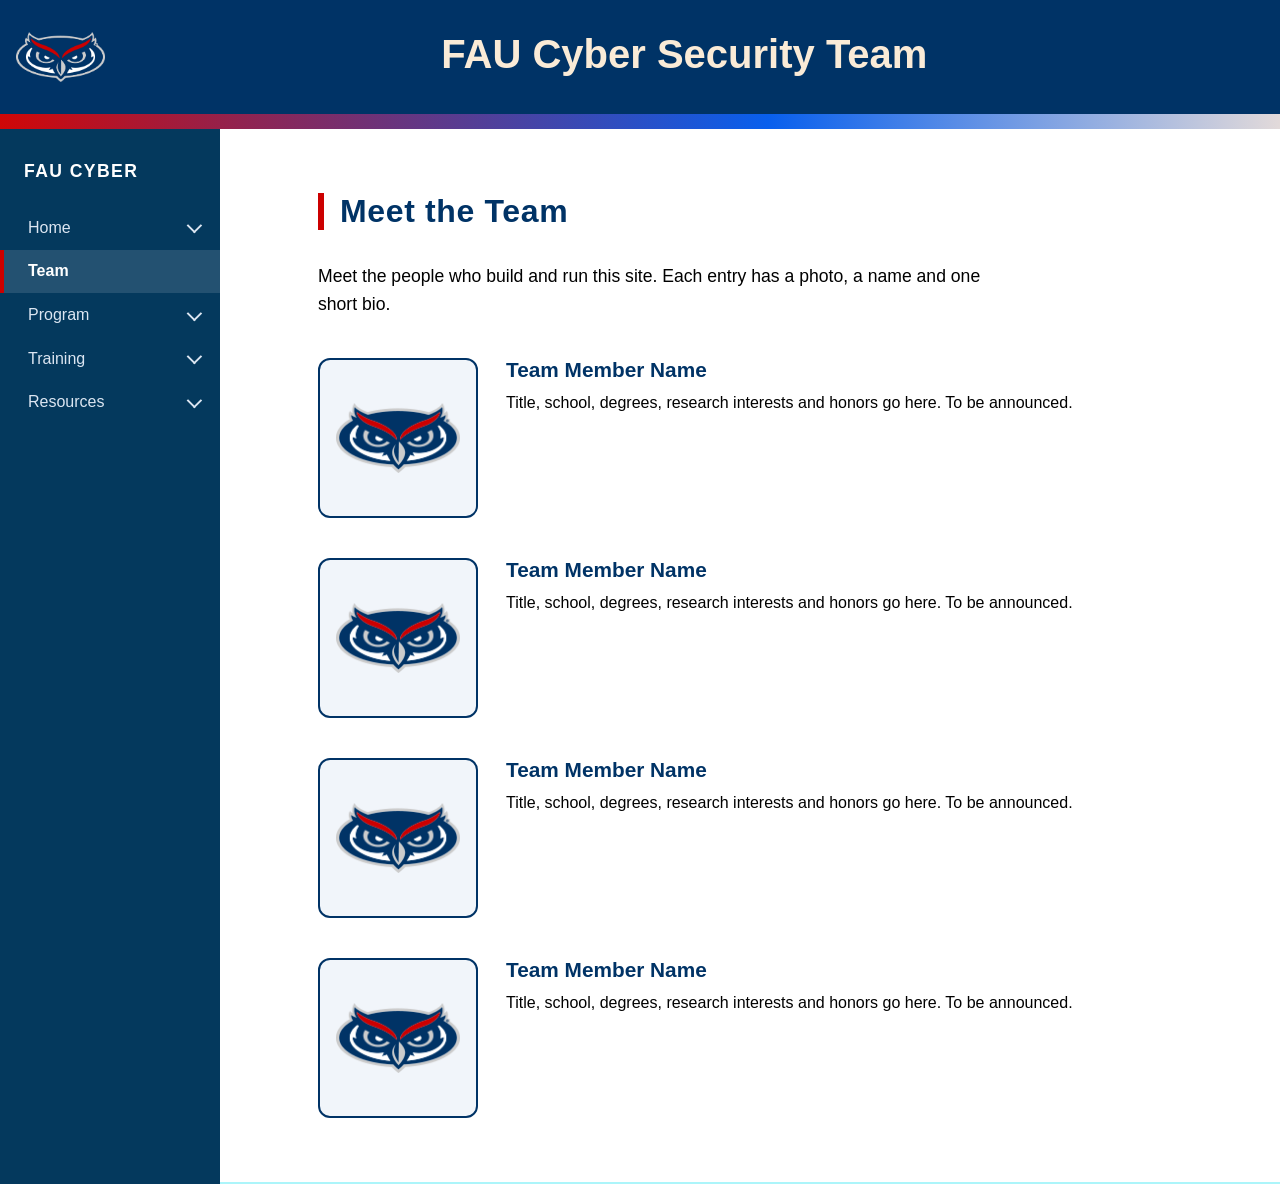
<file: Team.html>
<!DOCTYPE html>
<html lang="en">
<head>
  <meta charset="utf-8">
  <meta name="viewport" content="width=device-width, initial-scale=1, viewport-fit=cover">
  <title>Team - FAU CyberSecurity Website</title>
  <link rel="stylesheet" href="home_screen.css">
  <link rel="stylesheet" href="sidebar_code.css">
  <link rel="stylesheet" href="team.css">
</head>

<body>
  <header class="alt-banner-top">
    <div class="alt-banner-theme">
      <img class="alt-banner-logo" src="owlhead-logo.png" alt="FAU Owls logo">
      <h1 class="alt-banner-title">FAU Cyber Security Team</h1>
    </div>
  </header>
  <div class="bar"></div>

  <div class="page-body">
    <!-- Side Bar Content -->
    <nav class="side-nav" aria-label="Main navigation">
      <p class="nav-heading">FAU Cyber</p>
      <ul class="nav-links">
        <li>
          <details class="nav-dropdown">
            <summary><a href="index.html#top">Home</a></summary>
            <ul class="nav-sub">
              <li><a href="index.html#description">About</a></li>
              <li><a href="index.html#seminar">Seminar</a></li>
              <li><a href="ProjectStructure.html">Project Structure</a></li>
            </ul>
          </details>
        </li>
        <li><a class="active" href="Team.html">Team</a></li>
        <li>
          <details class="nav-dropdown">
            <summary><a href="Program.html">Program</a></summary>
            <ul class="nav-sub">
              <li><a href="Program.html#program-2027">2027</a></li>
            </ul>
          </details>
        </li>
        <li>
          <details class="nav-dropdown">
            <summary><a href="Training.html">Training</a></summary>
            <ul class="nav-sub">
              <li><a href="LabSimulation.html">Labs</a></li>
              <li><a href="Capstone.html">Capstone Design</a></li>
            </ul>
          </details>
        </li>
        <li>
          <details class="nav-dropdown">
            <summary><a href="Resources.html">Resources</a></summary>
            <ul class="nav-sub">
              <li><a href="SourceCode.html">Source Code</a></li>
            </ul>
          </details>
        </li>
      </ul>
    </nav>

    <main class="page-content">
      <section class="team-section" id="team">
        <h2 class="desc-title">Meet the Team</h2>
        <p class="desc-par0 team-intro">Meet the people who build and run this site. Each entry has a photo, a name and one short bio.</p>

        <!-- To add a person: copy one team-member block and paste it at the end of the list.
             Swap owlhead-logo.png for a real photo and remove the word "placeholder" from the class. -->
        <div class="team-list">

          <article class="team-member">
            <img class="team-photo placeholder" src="owlhead-logo.png" alt="Photo of team member 1">
            <div>
              <h3 class="team-name">Team Member Name</h3>
              <p class="team-bio">Title, school, degrees, research interests and honors go here. To be announced.</p>
            </div>
          </article>

          <article class="team-member">
            <img class="team-photo placeholder" src="owlhead-logo.png" alt="Photo of team member 2">
            <div>
              <h3 class="team-name">Team Member Name</h3>
              <p class="team-bio">Title, school, degrees, research interests and honors go here. To be announced.</p>
            </div>
          </article>

          <article class="team-member">
            <img class="team-photo placeholder" src="owlhead-logo.png" alt="Photo of team member 3">
            <div>
              <h3 class="team-name">Team Member Name</h3>
              <p class="team-bio">Title, school, degrees, research interests and honors go here. To be announced.</p>
            </div>
          </article>

          <article class="team-member">
            <img class="team-photo placeholder" src="owlhead-logo.png" alt="Photo of team member 4">
            <div>
              <h3 class="team-name">Team Member Name</h3>
              <p class="team-bio">Title, school, degrees, research interests and honors go here. To be announced.</p>
            </div>
          </article>

        </div>
      </section>
      <div class="bar2"></div>
    </main>
  </div>
</body>
</html>
</file>
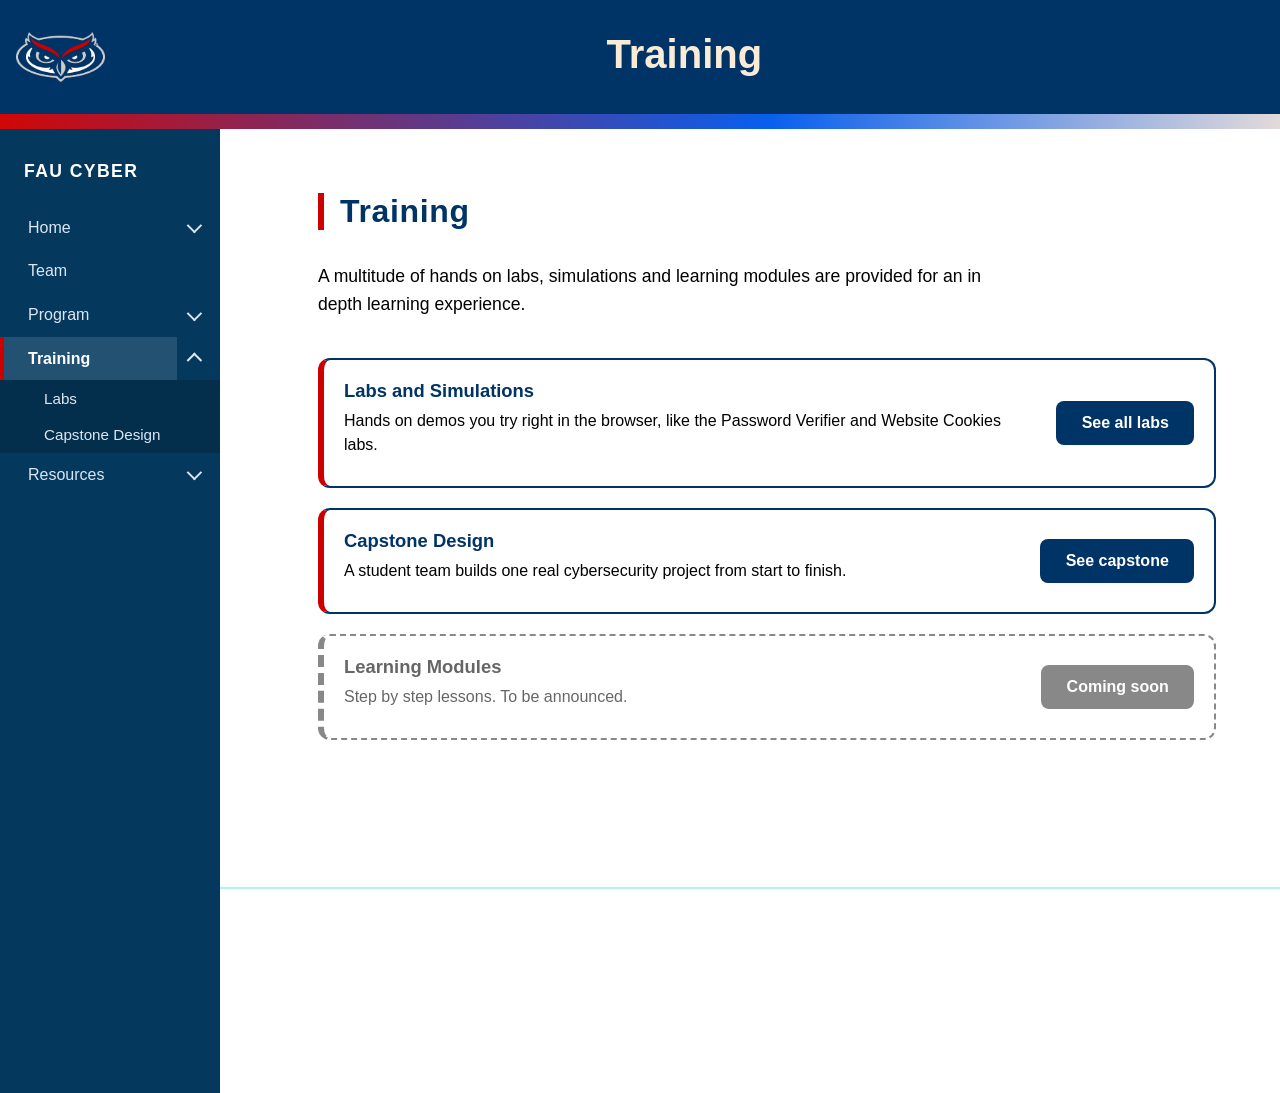
<file: Training.html>
<!DOCTYPE html>
<html lang="en">
<head>
  <meta charset="utf-8">
  <meta name="viewport" content="width=device-width, initial-scale=1, viewport-fit=cover">
  <title>Training - FAU CyberSecurity Website</title>
  <link rel="stylesheet" href="home_screen.css">
  <link rel="stylesheet" href="sidebar_code.css">
  <link rel="stylesheet" href="Source_code_page.css">
  <link rel="stylesheet" href="cards.css">
</head>

<body>
  <header class="alt-banner-top">
    <div class="alt-banner-theme">
      <img class="alt-banner-logo" src="owlhead-logo.png" alt="FAU Owls logo">
      <h1 class="alt-banner-title">Training</h1>
    </div>
  </header>
  <div class="bar"></div>

  <div class="page-body">
    <!-- Side Bar Content -->
    <nav class="side-nav" aria-label="Main navigation">
      <p class="nav-heading">FAU Cyber</p>
      <ul class="nav-links">
        <li>
          <details class="nav-dropdown">
            <summary><a href="index.html#top">Home</a></summary>
            <ul class="nav-sub">
              <li><a href="index.html#description">About</a></li>
              <li><a href="index.html#seminar">Seminar</a></li>
              <li><a href="ProjectStructure.html">Project Structure</a></li>
            </ul>
          </details>
        </li>
        <li><a href="Team.html">Team</a></li>
        <li>
          <details class="nav-dropdown">
            <summary><a href="Program.html">Program</a></summary>
            <ul class="nav-sub">
              <li><a href="Program.html#program-2027">2027</a></li>
            </ul>
          </details>
        </li>
        <li>
          <details class="nav-dropdown" open>
            <summary><a class="active" href="Training.html">Training</a></summary>
            <ul class="nav-sub">
              <li><a href="LabSimulation.html">Labs</a></li>
              <li><a href="Capstone.html">Capstone Design</a></li>
            </ul>
          </details>
        </li>
        <li>
          <details class="nav-dropdown">
            <summary><a href="Resources.html">Resources</a></summary>
            <ul class="nav-sub">
              <li><a href="SourceCode.html">Source Code</a></li>
            </ul>
          </details>
        </li>
      </ul>
    </nav>

    <main class="page-content">
      <section class="source-section" id="training">
        <h2 class="desc-title">Training</h2>
        <p class="desc-par0 source-intro">A multitude of hands on labs, simulations and learning modules are provided for an in depth learning experience.</p>

        <!-- To add a training area: copy one source-card and fill in the text and the link. -->
        <div class="source-list">
          <article class="source-card">
            <div>
              <h3 class="source-name">Labs and Simulations</h3>
              <p class="source-desc">Hands on demos you try right in the browser, like the Password Verifier and Website Cookies labs.</p>
            </div>
            <a class="web-button" href="LabSimulation.html">See all labs</a>
          </article>

          <article class="source-card">
            <div>
              <h3 class="source-name">Capstone Design</h3>
              <p class="source-desc">A student team builds one real cybersecurity project from start to finish.</p>
            </div>
            <a class="web-button" href="Capstone.html">See capstone</a>
          </article>

          <article class="source-card soon">
            <div>
              <h3 class="source-name">Learning Modules</h3>
              <p class="source-desc">Step by step lessons. To be announced.</p>
            </div>
            <span class="web-button disabled">Coming soon</span>
          </article>
        </div>
      </section>
      <div class="bar2"></div>
    </main>
  </div>
</body>
</html>
</file>
<file: home_screen.css>
/* Body Rules, need to be */
:root {
  --nav-width: 220px;
}
html {
  scroll-behavior: smooth;
}
body {
  margin: 0;
  font-family: Arial, Helvetica, sans-serif;
}

/* Banner */
.banner-theme {
  align-items: center;
  justify-content: center;
  text-align: center;
  position: relative;
  flex-direction: column;
  display: flex;
  min-height: 500px;
  padding: 2rem 1rem;
  background-image: linear-gradient(135deg, rgba(0, 0, 0, 0.75) 0%, rgba(0, 10, 26, 0.6) 40%, rgba(1, 49, 94, 0.5) 100%), url("FAU_Breeze.jpg");
  background-size: cover;
  background-repeat: no-repeat;
  background-position: center;
}
.banner-tag {
  display: inline-block;
  padding: 0.35rem 1.25rem;
  background-color: rgba(255, 255, 255, 0.15);
  border: 1px solid rgba(255, 255, 255, 0.25);
  border-radius: 50px;
  font-size: 0.875rem;
  font-weight: 500;
  margin-bottom: 1.25rem;
  backdrop-filter: blur(4px);
}
.banner-title {
  font-size: clamp(2.5rem, 8vw, 5.5rem);
  font-weight: 500;
  text-shadow: 2.5px 2.5px 8px rgba(0, 0, 0, 0.5);
  color: antiquewhite;
  margin: 0 0 1rem 0;
  letter-spacing: -0.05em;
  text-transform: capitalize;
}
.banner-subtitle {
  font-size: clamp(1rem, 2.5vw, 1.4rem);
  color: antiquewhite;
  line-height: 1.5;
  max-width: 700px;
  margin: 0 auto;
}
.banner-logo {
  height: 90px;
  width: auto;
  margin-bottom: 2rem;
}
.banner-seperator{
  width: 95px;
  height: 4px;
  margin: 1.25rem auto;
  border: 0;
  background-color: #e0a93b;
}
.banner-supporttitle{
  margin: 1.5rem 0 0.5rem 0;
  color:#9fb3c8;
  font-size: 0.75rem;
}
.banner-award{
  color:#e0a93b;
  font-weight: 700;
  text-decoration: none;
}

/* Alt Banner theme*/
.alt-banner-theme{
  align-items: normal;
  text-align:left; 
  position: relative;
  flex-direction: row;
  display: flex;
  background-color: #003366;
  padding: 2rem 1rem;
  max-height:50px;
}
.alt-banner-title{
  font-size: clamp(2.5rem, 2.5vw, 2.5rem);
  color: antiquewhite;
  position: left;
  margin: 0 auto;
}

.alt-banner-logo {
  height: 50px;
  width: auto;
  margin-bottom: 2rem;
}

.desc-par + .desc-par {
  margin-top: 1rem;
}

/* Page-body bar */
.page-body {
  display: grid;
  grid-template-columns: var(--nav-width) minmax(0, 1fr);
  align-items: start;
  background: linear-gradient(to right, rgb(4, 57, 93) var(--nav-width), white var(--nav-width));
}
.page-content {
  min-width: 0;
}

/* Dividing bar */
.bar {
  width: 100%;
  height: 15px;
  background: linear-gradient(90deg, rgb(208, 7, 7) 0%, rgb(8, 95, 237) 60%, rgb(226, 218, 218) 100%);
}
.bar2{ /* Used to divide sections for descriptions */
  width: 100%;
  height: 2px;
  background: rgb(172, 245, 250);
}

/* Description Section */
.desc-section {
  --space-left: 3rem;
  --space-right: 6%;
  --pic-size: 380px;         /* picture width */
  --text-max: 560px;         /* the widest the text column can get */
  --column-gap: 3rem;
  --vertical-align: center;

  display: grid;
  grid-template-columns: minmax(280px, var(--text-max)) var(--pic-size);
  justify-content: start;
  column-gap: var(--column-gap);
  align-items: var(--vertical-align);
  align-content: start;
  padding: 4rem var(--space-right) 4rem var(--space-left);
  min-height: 50vh;
  background: white;
}
.desc-title {
  font-size: clamp(1.5rem, 3vw, 2rem);
  font-weight: 700;
  color: #003366;
  text-transform: none;
  letter-spacing: 0.02em;
  width: fit-content;
  background: none;
  padding: 0 0 0 1rem;
  margin: 0 0 2rem 0;
  border-left: 6px solid #cc0000;
}
.desc-par0 {
  font-size: 1.1rem;
  line-height: 1.6;
  text-align: left;
  margin: 0;
}
.desc-pic0 {
  width: 100%;
  aspect-ratio: 1 / 1;
  object-fit: cover;
  object-position: center;
  border-radius: 16px;
}

/* Training Section */
.info-section {
  padding: 4rem 6% 4rem 3rem;
  min-height: 60vh;   /* tall enough to reach the middle of the screen, so the nav link lights up */
  background: white;
}

/* Link that looks like a button */
.web-button {
  display: inline-block;
  padding: 0.8rem 1.6rem;
  background: #003366;
  color: white;
  font-weight: 700;
  text-decoration: none;
  border-radius: 8px;
  transition: background-color 0.2s;
}

.web-button:hover {
  background: #cc0000;
}

.web-button.disabled {
  background: #888;
  cursor: not-allowed;
}
.web-button.disabled:hover {
  background: #888;
}

/* Phones: stack everything and drop the side space */
@media (max-width: 800px) {
  .page-body {
    grid-template-columns: 1fr;
    background: white;
  }
  .desc-section {
    --space-left: 1.5rem;
    --space-right: 1.5rem;
    grid-template-columns: 1fr;
    row-gap: 2rem;
  }
}
</file>
<file: sidebar_code.css>
/* Desktop sidebar */
.side-nav {
  position: sticky;
  top: 0;
  height: 100vh;
  overflow-y: auto;
  padding: 2rem 0;
  background: rgb(4, 57, 93);
}
.nav-heading {
  margin: 0 0 1.5rem 0;
  padding: 0 1.5rem;
  color: white;
  font-size: 1.1rem;
  font-weight: 700;
  letter-spacing: 0.08em;
  text-transform: uppercase;
}
.nav-links {
  list-style: none;
  margin: 0;
  padding: 0;
}
.nav-links a {
  display: block;
  padding: 0.8rem 1.5rem;
  color: #dce6f2;
  text-decoration: none;
  border-left: 4px solid transparent;
  transition: background-color 0.2s, color 0.2s;
}
.nav-links a:hover {
  background: rgba(255, 255, 255, 0.1);
  color: white;
}
.nav-links a:focus-visible {
  outline: 2px solid white;
  outline-offset: -4px;
}
.nav-links a.active {
  background: rgba(255, 255, 255, 0.12);
  border-left-color: #cc0000;
  color: white;
  font-weight: 700;
}

/* Dropdown groups */
.nav-dropdown > summary {
  display: flex;
  align-items: center;
  list-style: none;
  cursor: pointer;
}
.nav-dropdown > summary::-webkit-details-marker {
  display: none;
}
.nav-dropdown > summary:hover {
  background: rgba(255, 255, 255, 0.1);
}
.nav-dropdown > summary:focus-visible {
  outline: 2px solid white;
  outline-offset: -4px;
}
.nav-dropdown > summary a {
  flex: 1;
}
.nav-dropdown > summary::after {
  content: "";
  width: 0.55rem;
  height: 0.55rem;
  margin: 0 1.25rem 0.25rem 0.75rem;
  border-right: 2px solid #dce6f2;
  border-bottom: 2px solid #dce6f2;
  transform: rotate(45deg);
  transition: transform 0.2s;
}
.nav-dropdown[open] > summary::after {
  margin: 0.25rem 1.25rem 0 0.75rem;
  transform: rotate(225deg);
}
.nav-sub {
  list-style: none;
  margin: 0;
  padding: 0;
  background: rgba(0, 0, 0, 0.18);
}
.nav-links .nav-sub a {
  padding: 0.6rem 1.5rem 0.6rem 2.5rem;
  font-size: 0.95rem;
}

/* Phones: sidebar becomes a bar at the top */
@media (max-width: 800px) {
  .side-nav {
    position: static;
    height: auto;
    overflow-y: visible;
    padding: 1rem 0 0 0;
    border-bottom: 4px solid #cc0000;
  }
  .nav-heading {
    margin-bottom: 0.5rem;
  }
  .nav-links {
    display: flex;
    flex-wrap: wrap;
  }
  .nav-links a {
    padding: 0.6rem 1rem;
    border-left: none;
    border-bottom: 3px solid transparent;
  }
  .nav-links a.active {
    border-bottom-color: #cc0000;
  }
  .nav-links .nav-sub a {
    padding-left: 1.5rem;
  }
}
</file>
<file: seminar.css>
.seminar-section {
  padding: 4rem 6% 4rem 3rem;
  min-height: 60vh;
  background: white;
}

.seminar-tag {
  display: inline-block;
  margin: 0 0 1rem 0;
  padding: 0.3rem 1rem;
  background: #cc0000;
  color: white;
  font-size: 0.9rem;
  font-weight: 700;
  letter-spacing: 0.05em;
  text-transform: uppercase;
  border-radius: 999px;
}

.seminar-intro {
  max-width: 700px;
  margin: 0 0 2.5rem 0;
  font-size: 1.1rem;
  line-height: 1.6;
}

.seminar-subtitle {
  margin: 0 0 1rem 0;
  color: #003366;
  font-size: 1.3rem;
}

/* Six info cards in a grid that wraps on small screens */
.seminar-grid {
  display: grid;
  grid-template-columns: repeat(auto-fit, minmax(260px, 1fr));
  gap: 1.5rem;
  max-width: 1000px;
  margin: 0 0 2.5rem 0;
}

.seminar-card {
  padding: 1.25rem;
  background: white;
  border: 2px solid #003366;
  border-top: 6px solid #cc0000;
  border-radius: 12px;
}

.seminar-card h3 {
  margin: 0 0 0.6rem 0;
  color: #003366;
  font-size: 1.15rem;
}

.seminar-card p {
  margin: 0;
  line-height: 1.5;
}

/* Schedule table */
.seminar-table-wrap {
  max-width: 1000px;
  margin: 0 0 2.5rem 0;
  overflow-x: auto;
}

.seminar-table {
  width: 100%;
  border-collapse: separate;
  border-spacing: 0;
  border: 2px solid #003366;
  border-radius: 12px;
  overflow: hidden;
}

.seminar-table th {
  padding: 0.8rem 1rem;
  background: #003366;
  color: white;
  text-align: left;
}

.seminar-table td {
  padding: 0.8rem 1rem;
  border-top: 1px solid #dce6f2;
}

.seminar-table tbody tr:nth-child(even) {
  background: #f1f5fa;
}

/* Logo placeholders */
.seminar-logos {
  display: grid;
  grid-template-columns: repeat(auto-fit, minmax(160px, 1fr));
  gap: 1rem;
  max-width: 1000px;
  margin: 0 0 2.5rem 0;
}

.seminar-logo-box {
  display: flex;
  align-items: center;
  justify-content: center;
  height: 90px;
  background: #f1f5fa;
  border: 2px dashed #888;
  border-radius: 12px;
  color: #666;
}

/* List for seminar, I kept the boc and table program incase people wanted to swap looks */
.seminar-list {
  max-width: 700px;
  margin: 0 0 2rem 0;
  padding-left: 1.5rem;
  line-height: 1.6;
}

.seminar-list li {
  margin-bottom: 0.75rem;
}

.seminar-label {
  font-weight: 700;
  color: #003366;
}
</file>
<file: capstone.css>
/* capstone page */
.capstone-section {
  margin-left: 50px;
  padding: 4rem 6% 4rem 3rem;
  min-height: 70vh;
  background: white;
}

.capstone-intro {
  max-width: 700px;
  margin: 0 0 2.5rem 0;
}

.capstone-subtitle {
  margin: 0 0 1rem 0;
  color: #003366;
  font-size: 1.3rem;
}

/* Cards sit in a grid that fills the row and wraps on small screens */
.capstone-grid {
  display: grid;
  grid-template-columns: repeat(auto-fit, minmax(260px, 1fr));
  gap: 1.5rem;
  max-width: 1000px;
  margin: 0 0 2.5rem 0;
}

.capstone-card {
  padding: 1.25rem;
  background: white;
  border: 2px solid #003366;
  border-top: 6px solid #cc0000;
  border-radius: 12px;
}

.capstone-card h4 {
  margin: 0 0 0.6rem 0;
  color: #003366;
  font-size: 1.15rem;
}

.capstone-card p {
  margin: 0 0 0.4rem 0;
  line-height: 1.5;
}

.capstone-step {
  font-size: 0.85rem;
  font-weight: 700;
  letter-spacing: 0.08em;
  text-transform: uppercase;
  color: #cc0000;
}

.capstone-label {
  font-weight: 700;
  color: #003366;
}

/* Placeholder cards look the same as the Coming Soon labs */
.capstone-card.soon {
  border-style: dashed;
  border-color: #888;
  border-top: 6px solid #888;
  color: #666;
}

.capstone-card.soon h4,
.capstone-card.soon .capstone-label {
  color: #666;
}

@media (max-width: 800px) {
  .capstone-section {
    padding: 2rem 1.5rem;
  }
}
</file>
<file: lab_page.css>
/* Simple Banner/header for lab page */
.header-theme {
  align-items: flex-start;
  position: relative;
  
}

/* Lab cards, reused on the home screen and the lab screen */
.lab-grid {
  --lab-columns: 2;          /* 2 = a 2 by 2 grid */
  --lab-max: 1000px;         /* widest the whole grid can get */
  --lab-box-height: 360px;   /* minimum height of each demo box */

  display: grid;
  grid-template-columns: repeat(var(--lab-columns), minmax(0, 1fr));
  column-gap: 2rem;
  row-gap: 0;
  max-width: var(--lab-max);
  margin: 1.5rem 0 2rem 0;
}

/* Each card spans 3 rows (tab, box, description) so every row lines up */
.lab-card {
  display: grid;
  grid-row: span 3;
  grid-template-rows: subgrid;
  row-gap: 0;
  margin-bottom: 2rem;
}

/* The folder tab with the demo title */
.lab-tab {
  justify-self: start;
  margin: 0;
  padding: 0.5rem 1.25rem;
  background: #003366;
  color: white;
  font-size: 1rem;
  font-weight: 700;
  border-radius: 10px 10px 0 0;
}

/* The big box that holds the demo */
.lab-window {
  min-height: var(--lab-box-height);
  padding: 1.25rem;
  background: white;
  border: 2px solid #003366;
  border-radius: 0 12px 12px 12px;
}

/* Description under the box */
.lab-info {
  padding: 0.75rem 0.25rem 0 0.25rem;
}

.lab-info p {
  margin: 0 0 0.4rem 0;
  line-height: 1.5;
}

.lab-level {
  font-weight: 700;
  color: #003366;
}

.level {
  display: inline-block;
  padding: 0.1rem 0.7rem;
  border-radius: 999px;
  color: white;
  font-size: 0.9rem;
}

.level-beginner     { background: #1f7a3d; }
.level-intermediate { background: #9a6400; }
.level-advanced     { background: #cc0000; }

/* Coming soon cards */
.lab-card.soon .lab-tab    { background: #888; }
.lab-card.soon .lab-window { border-style: dashed; border-color: #888; color: #666; }

/* Only stack to one column on narrow screens */
@media (max-width: 900px) {
  .lab-grid {
    --lab-columns: 1;
  }
}
</file>
<file: Source_code_page.css>
/* Source code page. The banner, sidebar, title and button styles come from home_screen.css and sidebar_code.css. */
.source-section {
  margin-left: 50px;
  padding: 4rem 6% 4rem 3rem;
  min-height: 70vh;
  background: white;
}

.source-intro {
  max-width: 700px;
  margin: 0 0 2.5rem 0;
}

/* One card per row, text on the left and the link button on the right */
.source-list {
  display: grid;
  gap: 1.25rem;
  max-width: 900px;
}

.source-card {
  display: grid;
  grid-template-columns: 1fr auto;
  column-gap: 1.5rem;
  align-items: center;
  padding: 1.25rem;
  background: white;
  border: 2px solid #003366;
  border-left: 6px solid #cc0000;
  border-radius: 12px;
}

.source-name {
  margin: 0 0 0.4rem 0;
  color: #003366;
  font-size: 1.15rem;
}

.source-desc {
  margin: 0 0 0.6rem 0;
  line-height: 1.5;
}

.source-meta {
  margin: 0;
}

.source-tag {
  display: inline-block;
  padding: 0.1rem 0.7rem;
  background: #003366;
  color: white;
  font-size: 0.9rem;
  border-radius: 999px;
}

/* Button that has no link yet */
.web-button.disabled {
  background: #888;
  cursor: not-allowed;
}

.web-button.disabled:hover {
  background: #888;
}

/* Placeholder card */
.source-card.soon {
  border-style: dashed;
  border-color: #888;
  color: #666;
}

.source-card.soon .source-name {
  color: #666;
}

/* Phones: button drops under the text */
@media (max-width: 600px) {
  .source-section {
    padding: 2rem 1.5rem;
  }
  .source-card {
    grid-template-columns: 1fr;
    row-gap: 1rem;
  }
  .source-card .web-button {
    justify-self: start;
  }
}
</file>
<file: cards.css>
/*Section for sources*/
.source-section {
  margin-left: 50px;
  padding: 4rem 6% 4rem 3rem;
  min-height: 70vh;
  background: white;
}

.source-intro {
  max-width: 700px;
  margin: 0 0 2.5rem 0;
}

/* One card per row, text on the left and the link button on the right */
.source-list {
  display: grid;
  gap: 1.25rem;
  max-width: 900px;
}

.source-card {
  display: grid;
  grid-template-columns: 1fr auto;
  column-gap: 1.5rem;
  align-items: center;
  padding: 1.25rem;
  background: white;
  border: 2px solid #003366;
  border-left: 6px solid #cc0000;
  border-radius: 12px;
}

.source-name {
  margin: 0 0 0.4rem 0;
  color: #003366;
  font-size: 1.15rem;
}

.source-desc {
  margin: 0 0 0.6rem 0;
  line-height: 1.5;
}

.source-meta {
  margin: 0;
}

.source-tag {
  display: inline-block;
  padding: 0.1rem 0.7rem;
  background: #003366;
  color: white;
  font-size: 0.9rem;
  border-radius: 999px;
}

/* Placeholder card */
.source-card.soon {
  border-style: dashed;
  border-color: #888;
  color: #666;
}

.source-card.soon .source-name {
  color: #666;
}

/* Phones: button drops under the text */
@media (max-width: 600px) {
  .source-section {
    padding: 2rem 1.5rem;
  }
  .source-card {
    grid-template-columns: 1fr;
    row-gap: 1rem;
  }
  .source-card .web-button {
    justify-self: start;
  }
}
</file>
<file: team.css>
/* css for team page*/
.team-section {
  margin-left: 50px;
  padding: 4rem 6% 4rem 3rem;
  min-height: 70vh;
  background: white;
}

.team-intro {
  max-width: 700px;
  margin: 0 0 2.5rem 0;
}

/* One vertical list, like the SDSU team page */
.team-list {
  display: grid;
  gap: 2.5rem;
  max-width: 900px;
}

.team-member {
  display: grid;
  grid-template-columns: 160px 1fr;
  column-gap: 1.75rem;
  align-items: start;
}

.team-photo {
  width: 160px;
  aspect-ratio: 1 / 1;
  object-fit: cover;
  object-position: center;
  border: 2px solid #003366;
  border-radius: 12px;
  box-sizing: border-box;
}

/* The owl logo is wide, so it sits inside the box instead of filling it */
.team-photo.placeholder {
  object-fit: contain;
  padding: 1rem;
  background: #f1f5fa;
}

.team-name {
  margin: 0 0 0.5rem 0;
  color: #003366;
  font-size: 1.3rem;
}

.team-bio {
  margin: 0;
  line-height: 1.6;
}

/* Phones: photo on top, text below */
@media (max-width: 600px) {
  .team-section {
    padding: 2rem 1.5rem;
  }
  .team-member {
    grid-template-columns: 1fr;
    row-gap: 1rem;
  }
}
</file>
